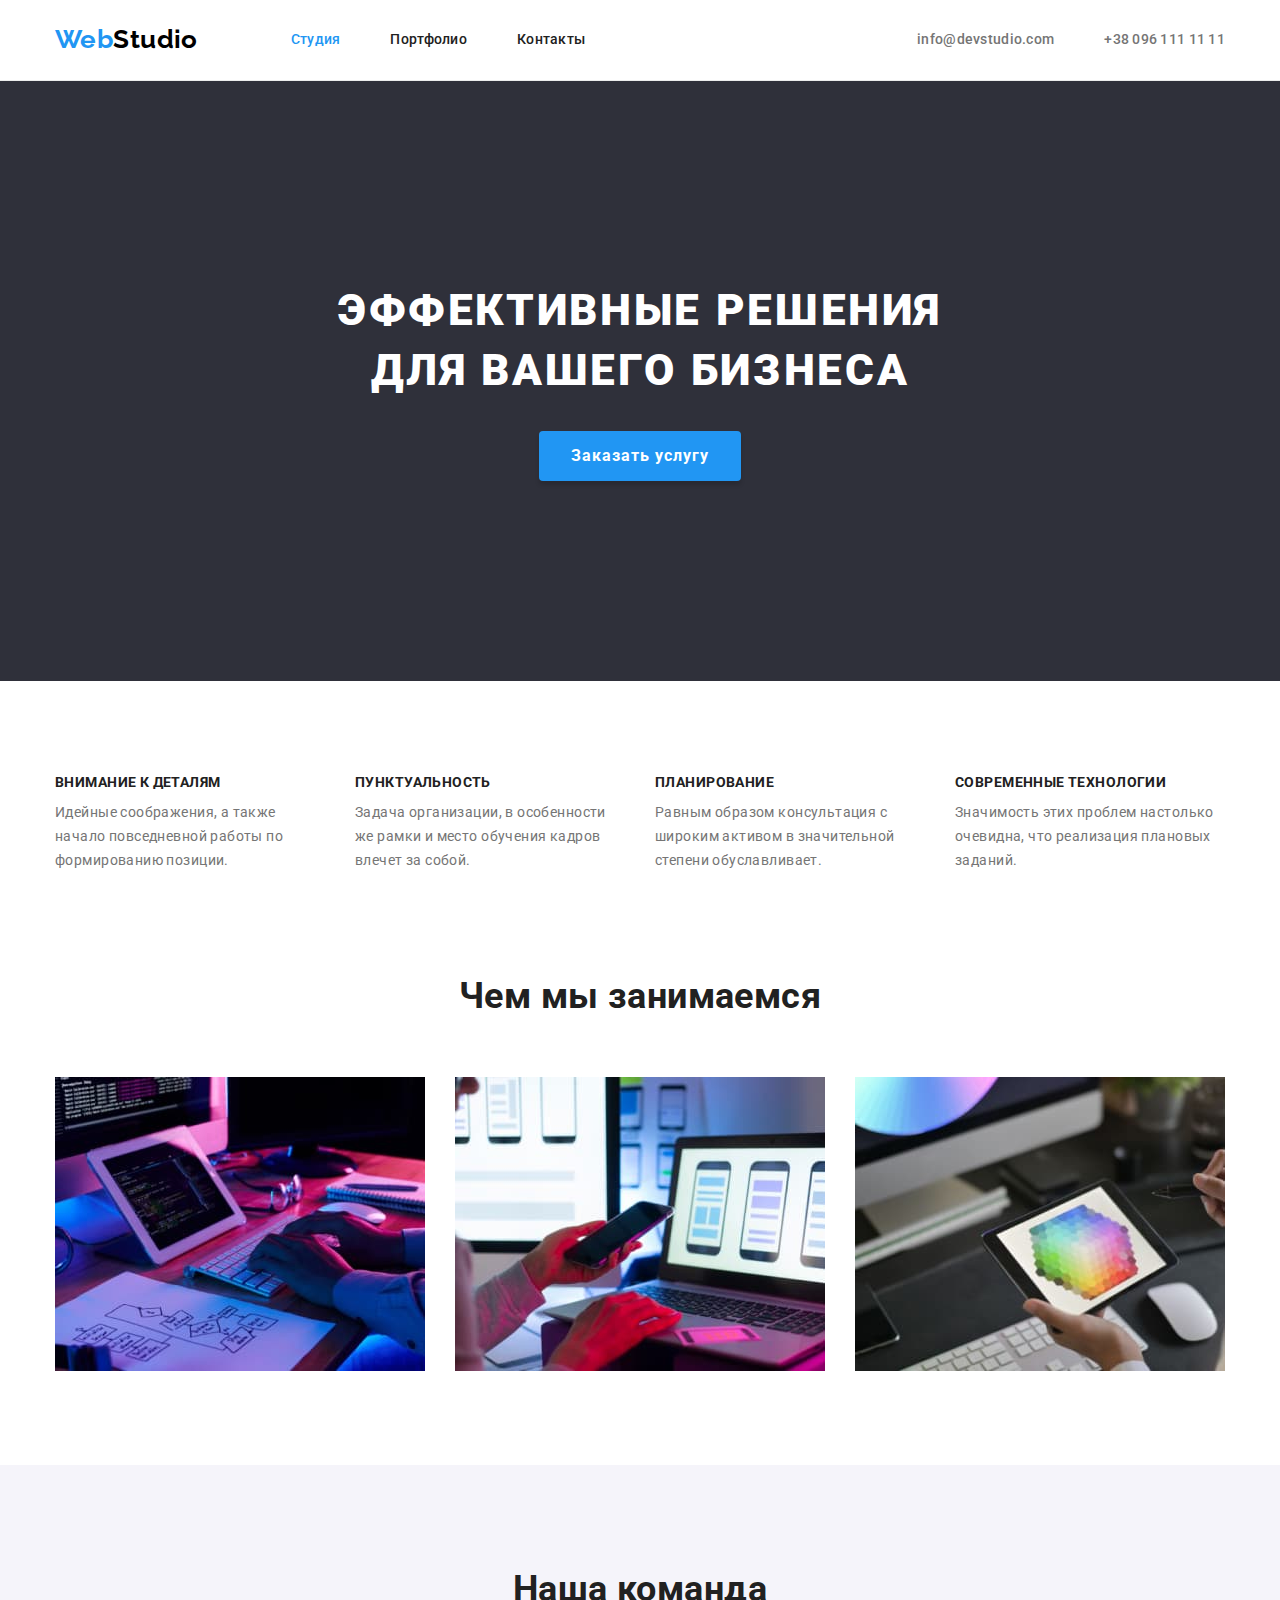
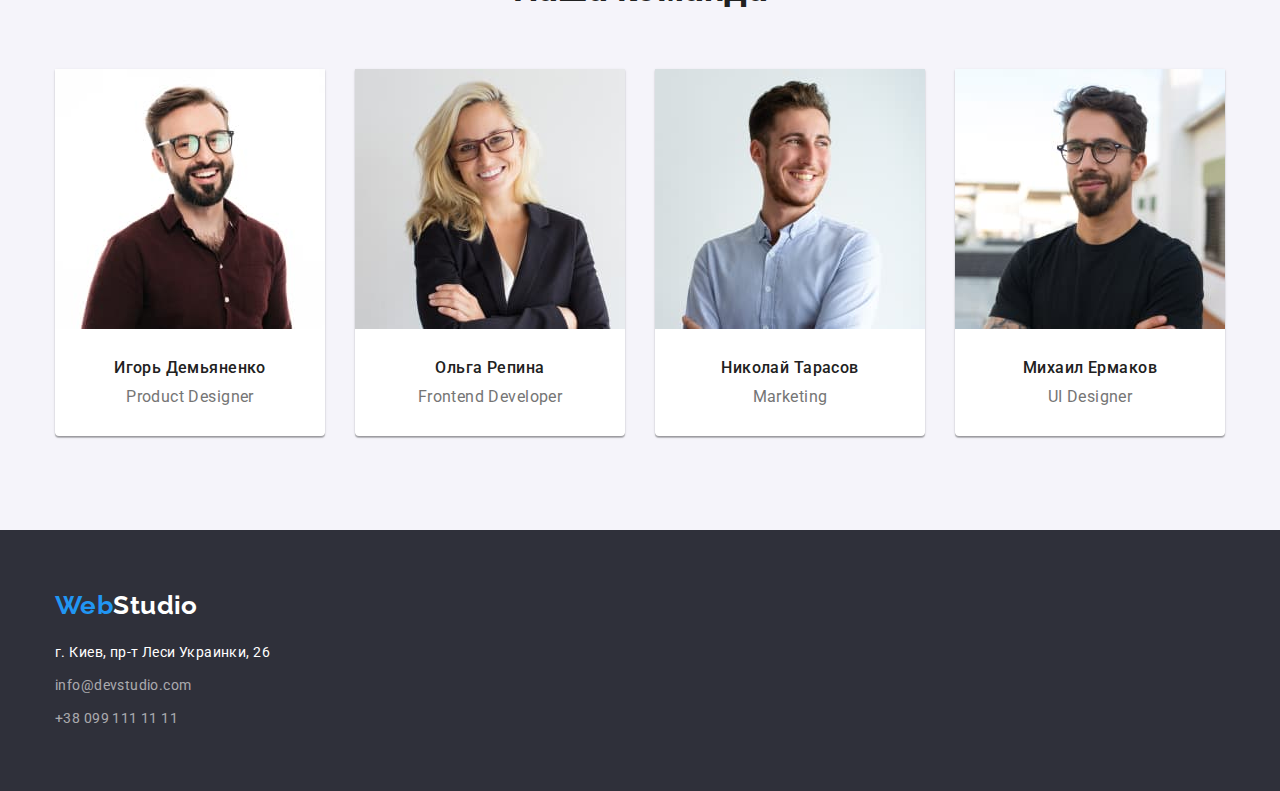
<file: index.html>
<!DOCTYPE html>
<html lang="ru">
  <head>
    <meta charset="UTF-8">
    <meta http-equiv="X-UA-Compatible" content="IE=edge">
    <meta name="viewport" content="width=device-width, initial-scale=1.0">
    <title>Студія</title>
    <!-- шрифти -->
    <link rel="preconnect" href="https://fonts.googleapis.com">
    <link rel="preconnect" href="https://fonts.gstatic.com" crossorigin>
    <link href="https://fonts.googleapis.com/css2?family=Raleway:wght@700&family=Roboto:wght@400;500;700;900&display=swap" rel="stylesheet">
    <!-- нормалізатор -->
    <link rel="stylesheet" href="https://cdnjs.cloudflare.com/ajax/libs/modern-normalize/1.1.0/modern-normalize.min.css">
    <!-- таблиця стилів -->
    <link rel="stylesheet" href="./css/styles.css">
  </head>
  <body>
    <header class="page-header">
      <div class="page-header-box container">
          <!-- навігація -->
          <nav class="site-nav">
            <a class="logo logo-header link" href="./index.html"><span class="logo-accent">Web</span>Studio</a>
            <ul class="site-nav-list list">
              <li class="site-nav-item"><a class="site-nav-link link current" href="./index.html">Студия</a></li>
              <li class="site-nav-item"><a class="site-nav-link link" href="./portfolio.html">Портфолио</a></li>
              <li class="site-nav-item"><a class="site-nav-link link" href="">Контакты</a></li>
            </ul>
          </nav>
          <!-- контакти -->
          <ul class="header-contacts list">
            <li class="header-contacts-item"><a class="header-contacts-link link" href="mailto:info@devstudio.com">info@devstudio.com</a></li>
            <li class="header-contacts-item"><a class="header-contacts-link link" href="tel:+380961111111">+38 096 111 11 11</a></li>
          </ul>
      </div>
    </header>
    <main>
      <!-- секція hero -->
      <section class="hero section">
        <div class="container">
          <h1 class="hero-title">Эффективные решения для вашего бизнеса</h1>
          <button class="hero-btn" type="button">Заказать услугу</button>
        </div>
      </section>
      <!-- секція features / особености -->
      <section class="features section">
        <div class="container">
          <h2 class="visually-hidden">Особености</h2>
          <ul class="features-list list">
            <li class="features-item" >
              <h3 class="features-name">Внимание к деталям</h3>
              <p class="features-text">Идейные соображения, а также начало повседневной работы по формированию позиции.</p>
            </li>
            <li class="features-item" >
              <h3 class="features-name">Пунктуальность</h3>
              <p class="features-text">Задача организации, в особенности же рамки и место обучения кадров влечет за собой.</p>
            </li>
            <li class="features-item" >
              <h3 class="features-name">Планирование</h3>
              <p class="features-text">Равным образом консультация с широким активом в значительной степени обуславливает.</p>
            </li>
            <li class="features-item" >
              <h3 class="features-name">Современные технологии</h3>
              <p class="features-text">Значимость этих проблем настолько очевидна, что реализация плановых заданий.</p>
            </li>
          </ul>
        </div>
      </section>
      <!-- секція direction / секція чем мы занимаемся -->
      <section class="direction section">
        <div class="container">
          <h2 class="direction-title">Чем мы занимаемся</h2>
          <ul class="direction-list list">
            <li class="direction-item" ><img src="./images/box-1.jpg" alt="box-1" width="370" height="294"></li>
            <li class="direction-item" ><img src="./images/box-2.jpg" alt="box-2" width="370" height="294"></li>
            <li class="direction-item" ><img src="./images/box-3.jpg" alt="box-3" width="370" height="294"></li>
          </ul>
        </div>
      </section>
      <!-- секція team / наша команда -->
      <section class="team section">
        <div class="container">
          <h2 class="team-title">Наша команда</h2>
          <ul class="team-list list">
            <li class="team-item">
              <img class="team-img" src="./images/team-card-1.jpg" alt="team-card-1" width="270" height="260">
              <div class="team-box">
                <h3 class="team-name">Игорь Демьяненко</h3>
                <p class="team-text">Product Designer</p>
              </div>
            </li>
            <li class="team-item">
              <img class="team-img" src="./images/team-card-2.jpg" alt="team-card-2" width="270" height="260">
              <div class="team-box">
                <h3 class="team-name">Ольга Репина</h3>
                <p class="team-text">Frontend Developer</p>
              </div>
            </li>
            <li class="team-item">
              <img class="team-img" src="./images/team-card-3.jpg" alt="team-card-3" width="270" height="260">
              <div class="team-box">
                <h3 class="team-name">Николай Тарасов</h3>
                <p class="team-text">Marketing</p>
              </div>
            </li>
            <li class="team-item">
              <img class="team-img" src="./images/team-card-4.jpg" alt="team-card-4" width="270" height="260">
              <div class="team-box">
                <h3 class="team-name">Михаил Ермаков</h3>
                <p class="team-text">UI Designer</p>
              </div>
            </li>
          </ul>
        </div>
      </section>
    </main>
    <footer class="page-footer">
      <div class="container">
        <!-- логотип -->
        <a class="logo logo-footer link" href="./index.html"><span class="logo-accent">Web</span>Studio</a>
        <!-- контакти -->
        <address>
          <ul class="footer-contacts list">
            <li class="footer-contacts-item" ><p class="footer-contacts-location">г. Киев, пр-т Леси Украинки, 26</p></li>
            <li class="footer-contacts-item" ><a class="footer-contacts-link link" href="mailto:info@devstudio.com">info@devstudio.com</a></li>
            <li class="footer-contacts-item" ><a class="footer-contacts-link link" href="tel:+380991111111">+38 099 111 11 11</a></li>
          </ul>
        </address>
      </div>
    </footer>
  </body>
</html>
</file>
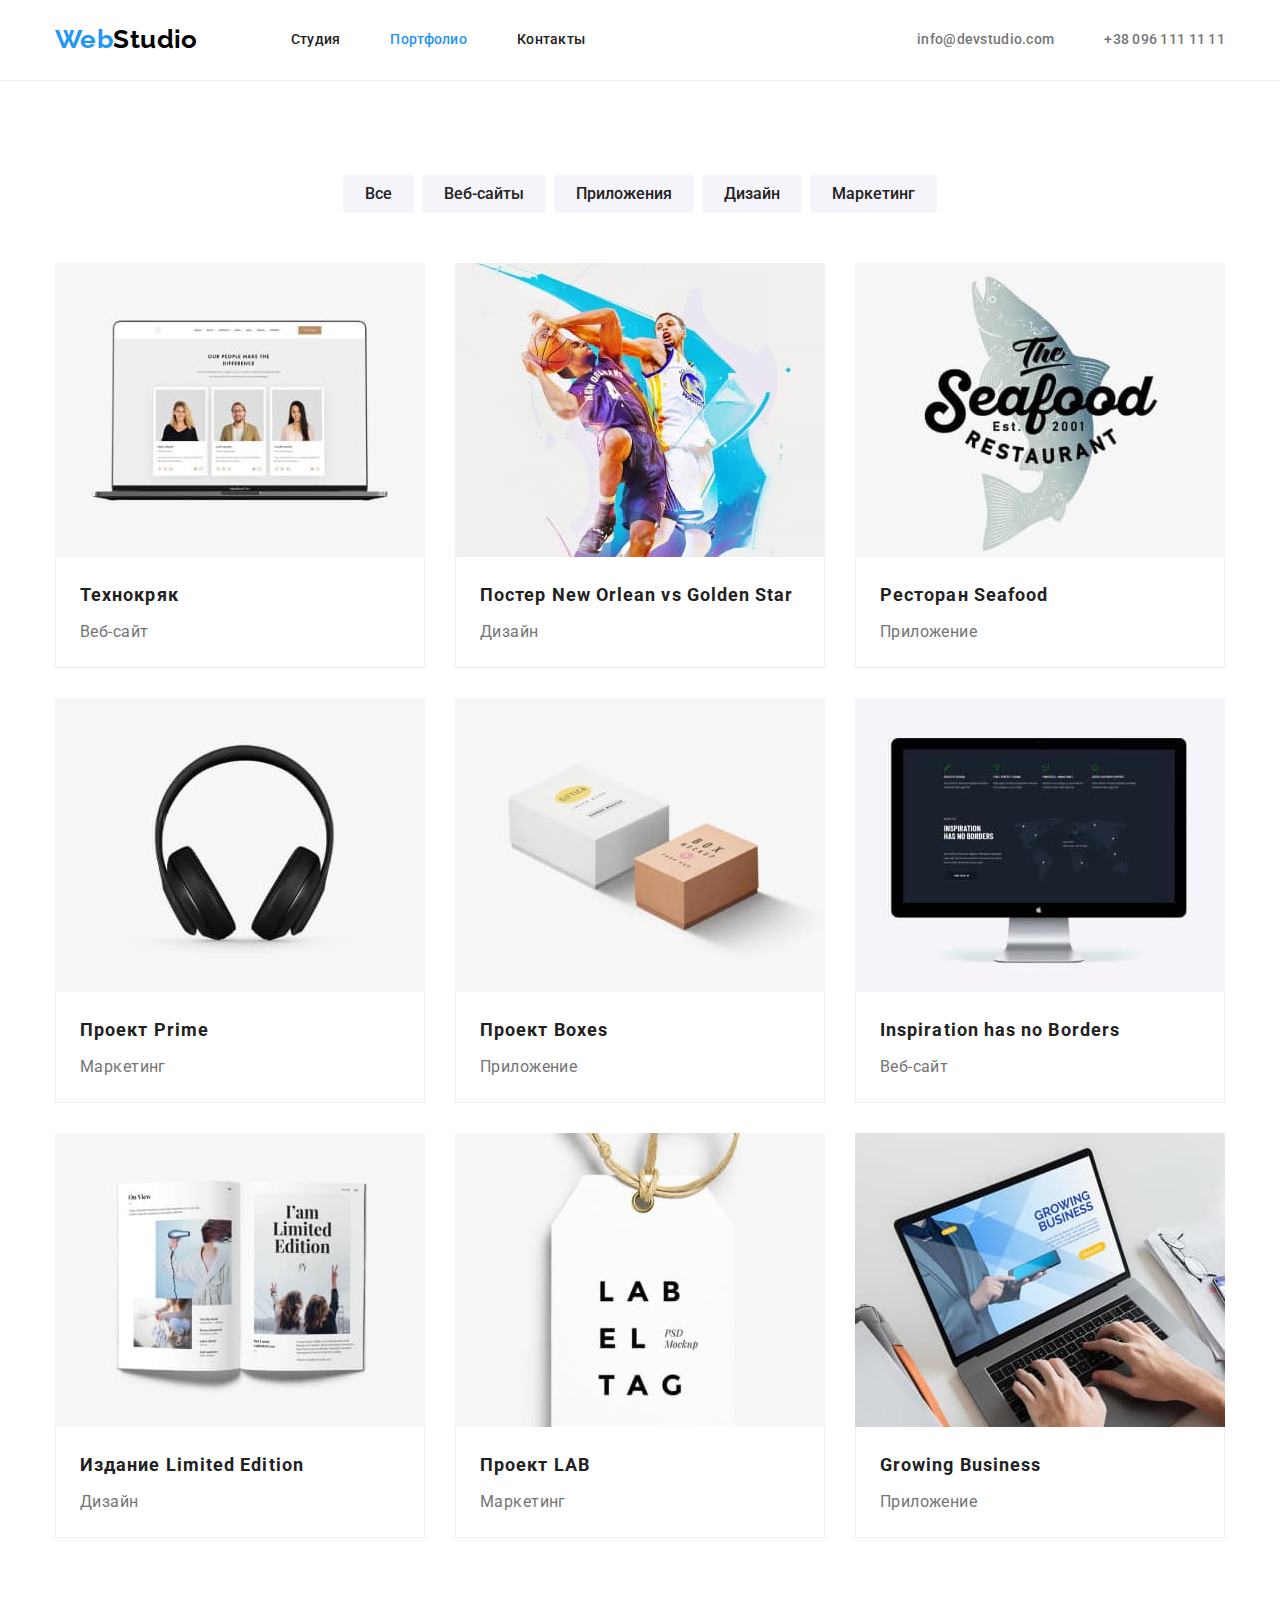
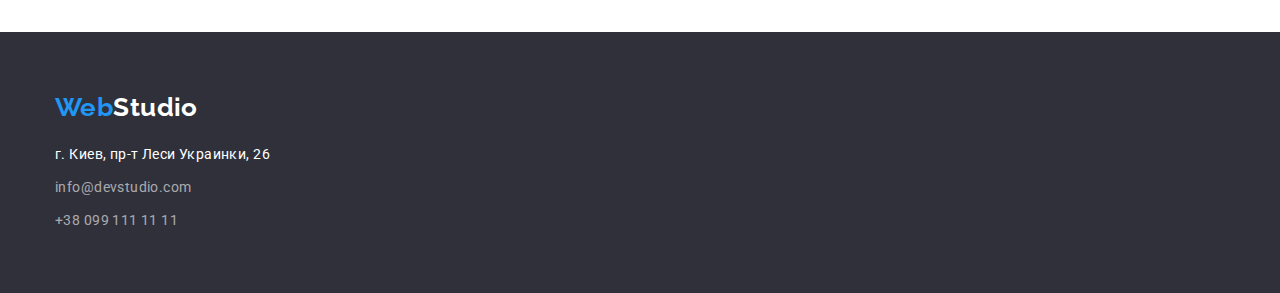
<file: portfolio.html>
<!DOCTYPE html>
<html lang="ru">
  <head>
    <meta charset="UTF-8">
    <meta http-equiv="X-UA-Compatible" content="IE=edge">
    <meta name="viewport" content="width=device-width, initial-scale=1.0">
    <title>Портфоліо</title>
    <!-- шрифти -->
    <link rel="preconnect" href="https://fonts.googleapis.com">
    <link rel="preconnect" href="https://fonts.gstatic.com" crossorigin>
    <link href="https://fonts.googleapis.com/css2?family=Raleway:wght@700&family=Roboto:wght@400;500;700;900&display=swap" rel="stylesheet">
    <!-- нормалізатор -->
    <link rel="stylesheet" href="https://cdnjs.cloudflare.com/ajax/libs/modern-normalize/1.1.0/modern-normalize.min.css">
    <!-- таблиця стилів -->
    <link rel="stylesheet" href="./css/styles.css">
  </head>
  <body>
    <header class="page-header">
      <div class="page-header-box container">
        <!-- навігація -->
        <nav class="site-nav">
          <a class="logo logo-header link" href="./index.html"><span class="logo-accent">Web</span>Studio</a>
          <ul class="site-nav-list list">
            <li class="site-nav-item"><a class="site-nav-link link" href="./index.html">Студия</a></li>
            <li class="site-nav-item"><a class="site-nav-link link current" href="./portfolio.html">Портфолио</a></li>
            <li class="site-nav-item"><a class="site-nav-link link" href="">Контакты</a></li>
          </ul>
        </nav>
        <!-- контакти -->
        <ul class="header-contacts list">
          <li class="header-contacts-item"><a class="header-contacts-link link" href="mailto:info@devstudio.com">info@devstudio.com</a></li>
          <li class="header-contacts-item"><a class="header-contacts-link link" href="tel:+380961111111">+38 096 111 11 11</a></li>
        </ul>
      </div>
    </header>
    <main>
      <!-- секція portfolio / портфоліо -->
      <section class="section">
        <div class="container" >
          <h1 class="visually-hidden">Портфолио</h1>
          <!-- список фільтрів -->
          <ul class="filter-list list">
            <li class="filter-item" ><button class="filter-btn" type="button">Все</button></li>
            <li class="filter-item" ><button class="filter-btn" type="button">Веб-сайты</button></li>
            <li class="filter-item" ><button class="filter-btn" type="button">Приложения</button></li>
            <li class="filter-item" ><button class="filter-btn" type="button">Дизайн</button></li>
            <li class="filter-item" ><button class="filter-btn" type="button">Маркетинг</button></li>
          </ul>
          <!-- список проектів -->
          <ul class="project-list list">
            <li class="project-item">
              <img src="./images/project-1.jpg" alt="project-1" width="370" height="294">
              <div class="project-box">
                <h2 class="project-title">Технокряк</h2>
                <p class="project-tag">Веб-сайт</p>
              </div>
            </li>
            <li class="project-item">
              <img src="./images/project-2.jpg" alt="project-2" width="370" height="294">
              <div class="project-box">
                <h2 class="project-title">Постер <span lang="en">New Orlean vs Golden Star</span></h2>
                <p class="project-tag">Дизайн</p>
              </div>
            </li>
            <li class="project-item">
              <img src="./images/project-3.jpg" alt="project-3" width="370" height="294">
              <div class="project-box">
                <h2 class="project-title">Ресторан <span lang="en">Seafood</span></h2>
                <p class="project-tag">Приложение</p>
              </div>
            </li>
            <li class="project-item">
              <img src="./images/project-4.jpg" alt="project-4" width="370" height="294">
              <div class="project-box">
                <h2 class="project-title">Проект <span lang="en">Prime</span></h2>
                <p class="project-tag">Маркетинг</p>
              </div>
            </li>
            <li class="project-item">
              <img src="./images/project-5.jpg" alt="project-5" width="370" height="294">
              <div class="project-box">
                <h2 class="project-title">Проект <span lang="en">Boxes</span></h2>
                <p class="project-tag">Приложение</p>
              </div>
            </li>
            <li class="project-item">
              <img src="./images/project-6.jpg" alt="project-6" width="370" height="294">
              <div class="project-box">
                <h2 class="project-title" lang="en">Inspiration has no Borders</h2>
                <p class="project-tag">Веб-сайт</p>
              </div>
            </li>
            <li class="project-item">
              <img src="./images/project-7.jpg" alt="project-7" width="370" height="294">
              <div class="project-box">
                <h2 class="project-title">Издание <span lang="en">Limited Edition</span></h2>
                <p class="project-tag">Дизайн</p>
              </div>
            </li>
            <li class="project-item">
              <img src="./images/project-8.jpg" alt="project-8" width="370" height="294">
              <div class="project-box">
                <h2 class="project-title">Проект <span lang="en">LAB</span></h2>
                <p class="project-tag">Маркетинг</p>
              </div>
            </li>
            <li class="project-item">
              <img src="./images/project-9.jpg" alt="project-9" width="370" height="294">
              <div class="project-box">
                <h2 class="project-title" lang="en">Growing Business</h2>
                <p class="project-tag">Приложение</p>
              </div>
            </li>
          </ul>
        </div>
      </section>
    </main>
    <footer class="page-footer">
      <div class="container">
        <!-- логотип -->
        <a class="logo logo-footer link" href="./index.html"><span class="logo-accent">Web</span>Studio</a>
        <!-- контакти -->
        <address>
          <ul class="footer-contacts list">
            <li class="footer-contacts-item"><p class="footer-contacts-location">г. Киев, пр-т Леси Украинки, 26</p></li>
            <li class="footer-contacts-item"><a class="footer-contacts-link link" href="mailto:info@devstudio.com">info@devstudio.com</a></li>
            <li class="footer-contacts-item"><a class="footer-contacts-link link" href="tel:+380991111111">+38 099 111 11 11</a></li>
          </ul>
        </address>
      </div>
    </footer>
  </body>
</html>
</file>
<file: css/styles.css>
:root {
  /* fonts */
  --main-font: "roboto";
  --secondary-font: "raleway";

  /* color */
  --main-cl: #757575;
  --secondary-cl:#212121;
  --accent-cl: #2196F3;
  --main-bg-cl: #ffffff;
  --header-border-cl: #ECECEC;
  --dark-lg-cl: #000000;
  --footer-bg-cl: #2F303A;
  --hero-btn-cl: #188CE8;
  --team-bg-cl: #F5F4FA;
  --project-item-cl: #EEEEEE;


}

body {
  font-family: var(--main-font), sans-serif;
  font-size: 14px;
  line-height: 1.71;
  letter-spacing: 0.03em;
  color: var(--main-cl);
  background-color: var(--main-bg-cl);
}

h1, 
h2, 
h3, 
h4, 
p,
ul {
  margin: 0;
  padding: 0;
}

img {
  display: block;
  max-width: 100%;
  height: auto;
}

/* common styles start */
.section {
  padding-top: 94px;
  padding-bottom: 94px;
}

.container {
  width: 1200px;
  padding-left: 15px;
  padding-right: 15px;
  margin-left: auto;
  margin-right: auto;
}

.link {
  text-decoration: none;
}

.list {
  list-style: none;
}

.visually-hidden {
  position: absolute;
  white-space: nowrap;
  width: 1px;
  height: 1px;
  overflow: hidden;
  border: 0;
  padding: 0;
  clip: rect(0 0 0 0);
  clip-path: inset(50%);
  margin: -1px;
}
/* common styles end */

/* блок header (start) */
.page-header {
  border-bottom: 1px solid var(--header-border-cl);
}

.page-header-box {
  display: flex;
  align-items: center;
}

/* логотип */
.logo {
  display: block;
  font-family: var(--secondary-font);
  font-weight: 700;
  font-size: 26px;
  line-height: 1.19;
}

.logo-header {
  padding-top: 24px;
  padding-bottom: 25px;
  margin-right: 93px;
  color: var(--dark-lg-cl);
}

.logo-footer {
  
  margin-bottom: 20px;
  color: var(--main-bg-cl);
}

.logo-accent {
  color: var(--accent-cl);
}

.logo:hover,
.logo:focus {
  color: var(--accent-cl);
}

/* навігація */
.site-nav,
.site-nav-list {
  display: flex;
}

.site-nav-item:not(:last-child) {
  margin-right: 50px;
}

.site-nav-link {
  display: block;
  padding-top: 32px;
  padding-bottom: 32px;
  font-weight: 500;
  line-height: 1.14;
  letter-spacing: 0.02em;
  color: var(--secondary-cl);
}

.site-nav-link:hover,
.site-nav-link:focus {
  color: var(--accent-cl);
}

/* активна сторінка */
.site-nav-link.current {
color: var(--accent-cl);
}

/* контакти */
.header-contacts {
  display: flex;
  margin-left: auto;
}

.header-contacts-item:not(:last-child) {
 margin-right: 50px;
}

.header-contacts-link {
  display: block;
  padding-top: 32px;
  padding-bottom: 32px;
  font-weight: 500;
  line-height: 1.14;
  letter-spacing: 0.02em;
  color: var(--main-cl);
}

.header-contacts-link:hover,
.header-contacts-link:focus {
  color: var(--accent-cl);
}
/* блок header (end) */

/* блок main - index.hmtl (start) */
/* секція hero */
.hero {
  padding-top: 200px;
  padding-bottom: 200px;
  background-color: var(--footer-bg-cl);
}

.hero-title {
  max-width: 696px;
  margin: 0px auto;

  font-weight: 900;
  font-size: 44px;
  line-height: 1.36;
  text-align: center;
  letter-spacing: 0.06em;
  text-transform: uppercase;
  color: var(--main-bg-cl);
}

.hero-btn {
  display: block;
  margin-top: 30px;
  margin-left: auto;
  margin-right: auto;
  padding: 10px 32px;

  font-family: inherit;
  font-weight: 700;
  font-size: 16px;
  line-height: 1.88;
  letter-spacing: 0.06em;
  color: var(--main-bg-cl);
  background-color: var(--accent-cl);
  box-shadow: 0px 4px 4px rgba(0, 0, 0, 0.15);
  border-radius: 4px;
  border-width: 0px;
}

.hero-btn:hover,
.hero-btn:focus {
  background-color: var(--hero-btn-cl);
}

/* секція features / особености */
.features-list {
  display: flex;
}

.features-item:not(:last-child) {
  margin-right: 30px;
}

.features-item {
  flex-basis: calc((100% - 90px) / 4);
  max-width: 270px;
}

.features-name {
  margin-bottom: 10px;
  font-weight: 700;
  font-size: 14px;
  line-height: 1.14;
  text-transform: uppercase;
  color: var(--secondary-cl);
}

/* заголовок секцій direction & team */
.direction {
  padding-top: 0px;
}

.direction-title,
.team-title {
  margin-bottom: 50px;

  font-weight: 700;
  font-size: 36px;
  line-height: 1.67;
  text-align: center;
  color: var(--secondary-cl);
}

/* секція direction / секція чем мы занимаемся  */
.direction-list {
  display: flex;
}

.direction-item:not(:last-child) {
  margin-right: 30px;
}

/* секція team / наша команда */
.team {
  background-color: var(--team-bg-cl);
}

.team-list {
  display: flex;
}

.team-item {
  flex-basis: calc((100% - 2 * 30px) / 3);
  background: var(--main-bg-cl);

  box-shadow: 0px 1px 3px rgba(0, 0, 0, 0.12),
  0px 1px 1px rgba(0, 0, 0, 0.14),
  0px 2px 1px rgba(0, 0, 0, 0.2);
  border-radius: 0px 0px 4px 4px;
}

.team-item:not(:last-child) {
  margin-right: 30px;
}

.team-box {
  padding-top: 30px;
  padding-bottom: 30px;
}

.team-name,
.team-text {
  font-weight: 400;
  font-size: 16px;
  line-height: 1.18;
  text-align: center;
}

.team-name {
  margin-bottom: 10px;
  font-weight: 500;
  color: var(--secondary-cl);
}
/* блок main - index.hmtl (end) */

/* блок footer (start) */
.page-footer {
  padding: 60px 0px;
  background-color: var(--footer-bg-cl);
}

/* контакти */
.footer-contacts-item:not(:last-child){
  margin-bottom: 9px;
}

.footer-contacts-link {
  font-style: normal;
  color: rgba(255, 255, 255, 0.6);
}

.footer-contacts-link:hover,
.footer-contacts-link:focus {
  color: var(--accent-cl);
}

.footer-contacts-location {
  font-style: normal;
  color: var(--main-bg-cl);
}
/* блок footer (end) */

/* блок main - portfolio.hmtl (start) */
/* секція portfolio / портфоліо */
.filter-list {
  display: flex;
  justify-content: center;
  margin-bottom: 50px;
}

.filter-item:not(:last-child) {
  margin-right: 8px;
}

.filter-btn {
  padding: 6px 22px;

  font-family: inherit;
  font-weight: 500;
  font-size: 16px;
  line-height: 1.62;
  text-align: center;
  color: var(--secondary-cl);
  background: var(--team-bg-cl);
  border-radius: 4px;
  border-width: 0;
}

.filter-btn:hover,
.filter-btn:focus,
.filter-btn:active {
  color: var(--main-bg-cl);
  background: var(--accent-cl);
}

.filter-btn:active {
  /* shadow-middle */
  box-shadow: 0px 3px 1px rgba(0, 0, 0, 0.1),
  0px 1px 2px rgba(0, 0, 0, 0.08),
  0px 2px 2px rgba(0, 0, 0, 0.12);
  border-radius: 4px;
}

/* список проектів */
.project-list {
  display: flex;
  flex-wrap: wrap;
}

.project-item {
  flex-basis: calc((100% - 2 * 30px) / 3);
  margin-right: 30px;
  margin-bottom: 30px;
}

.project-item:nth-child(3n) {
  margin-right: 0px;
}

.project-item:nth-last-child(-n + 3) {
  margin-bottom: 0px;
}

.project-box {
  padding: 20px 24px;
  
  border: 1px solid var(--project-item-cl);
  border-top: none;
}

.project-title {
  margin-bottom: 4px;

  font-weight: 700;
  font-size: 18px;
  line-height: 2;
  letter-spacing: 0.06em;
  color: var(--secondary-cl);
}

.project-tag {
  font-size: 16px;
  line-height: 1.88;
}
/* блок main - portfolio.hmtl (end) */
</file>
